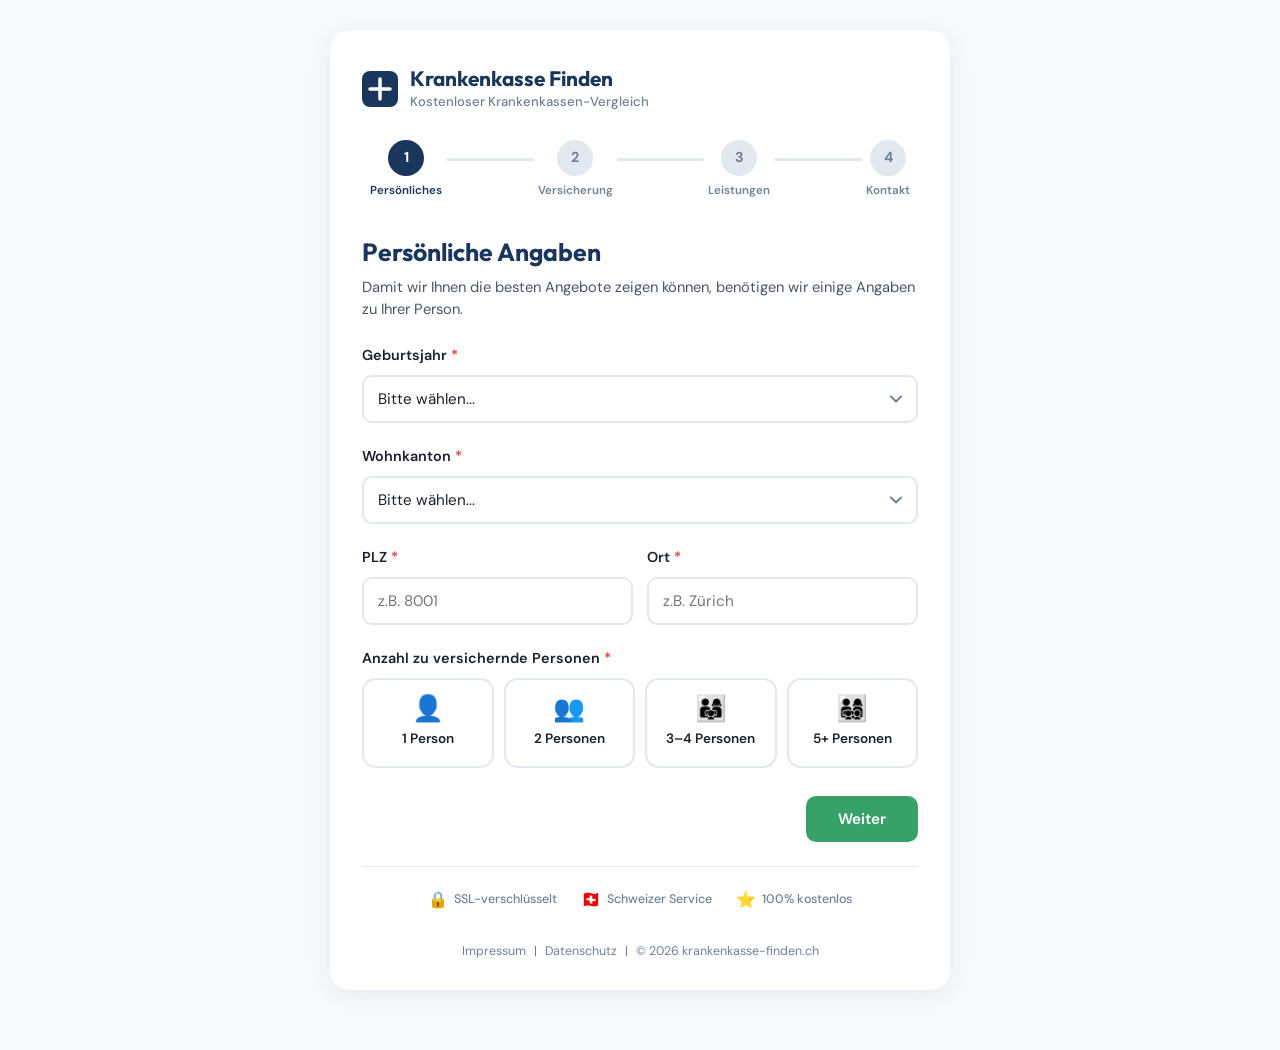
<file: index.html>
<!DOCTYPE html>
<html lang="de">
<head>
  <meta charset="UTF-8">
  <meta name="viewport" content="width=device-width, initial-scale=1.0">
  <title>Krankenkasse Finden — Kostenloser Krankenkassen-Vergleich Schweiz</title>
  <meta name="description" content="Vergleichen Sie Schweizer Krankenkassen kostenlos und unverbindlich. Finden Sie die beste und günstigste Krankenversicherung für Ihre Bedürfnisse.">
  <meta name="keywords" content="Krankenkasse, Vergleich, Schweiz, Krankenversicherung, Prämien, Grundversicherung, Zusatzversicherung">
  <meta property="og:title" content="Krankenkasse Finden — Kostenloser Vergleich Schweiz">
  <meta property="og:description" content="Jetzt Krankenkassen vergleichen und sparen. Kostenlos & unverbindlich.">
  <meta property="og:type" content="website">
  <meta property="og:url" content="https://krankenkasse-finden.ch/">
  <link rel="canonical" href="https://krankenkasse-finden.ch/">
  <link rel="preconnect" href="https://fonts.googleapis.com">
  <link rel="preconnect" href="https://fonts.gstatic.com" crossorigin>
  <link href="https://fonts.googleapis.com/css2?family=DM+Sans:wght@400;500;600;700&family=Outfit:wght@500;600;700&display=swap" rel="stylesheet">
  <link rel="stylesheet" href="css/style.css">
  <script type="application/ld+json">
  {
    "@context": "https://schema.org",
    "@type": "WebApplication",
    "name": "Krankenkasse Finden",
    "url": "https://krankenkasse-finden.ch",
    "description": "Kostenloser Krankenkassen-Vergleich für die Schweiz",
    "applicationCategory": "FinanceApplication",
    "operatingSystem": "Web",
    "offers": {
      "@type": "Offer",
      "price": "0",
      "priceCurrency": "CHF",
      "description": "Kostenloser und unverbindlicher Krankenkassen-Vergleich"
    }
  }
  </script>
</head>
<body>
  <div class="form-container">
    <!-- Header -->
    <div class="form-header">
      <div class="logo">
        <svg width="36" height="36" viewBox="0 0 36 36" fill="none">
          <rect width="36" height="36" rx="8" fill="#1a365d"/>
          <path d="M18 8 L18 28 M8 18 L28 18" stroke="#fff" stroke-width="3.5" stroke-linecap="round"/>
        </svg>
        <div class="logo-text">
          <span class="logo-title">Krankenkasse Finden</span>
          <span class="logo-subtitle">Kostenloser Krankenkassen-Vergleich</span>
        </div>
      </div>
    </div>

    <!-- Progress Bar -->
    <div class="progress-bar">
      <div class="step active" data-step="1">
        <div class="step-circle">1</div>
        <span class="step-label">Persönliches</span>
      </div>
      <div class="step-line"></div>
      <div class="step" data-step="2">
        <div class="step-circle">2</div>
        <span class="step-label">Versicherung</span>
      </div>
      <div class="step-line"></div>
      <div class="step" data-step="3">
        <div class="step-circle">3</div>
        <span class="step-label">Leistungen</span>
      </div>
      <div class="step-line"></div>
      <div class="step" data-step="4">
        <div class="step-circle">4</div>
        <span class="step-label">Kontakt</span>
      </div>
    </div>

    <!-- Form -->
    <form id="krankenkasseForm" novalidate>

      <!-- Step 1: Persönliche Angaben -->
      <div class="form-step active" data-step="1">
        <h2>Persönliche Angaben</h2>
        <p class="step-description">Damit wir Ihnen die besten Angebote zeigen können, benötigen wir einige Angaben zu Ihrer Person.</p>

        <div class="form-group">
          <label for="geburtsjahr">Geburtsjahr <span class="required">*</span></label>
          <select id="geburtsjahr" name="geburtsjahr" required>
            <option value="">Bitte wählen...</option>
          </select>
        </div>

        <div class="form-group">
          <label for="wohnkanton">Wohnkanton <span class="required">*</span></label>
          <select id="wohnkanton" name="wohnkanton" required>
            <option value="">Bitte wählen...</option>
            <option value="AG">Aargau</option>
            <option value="AI">Appenzell Innerrhoden</option>
            <option value="AR">Appenzell Ausserrhoden</option>
            <option value="BE">Bern</option>
            <option value="BL">Basel-Landschaft</option>
            <option value="BS">Basel-Stadt</option>
            <option value="FR">Freiburg</option>
            <option value="GE">Genf</option>
            <option value="GL">Glarus</option>
            <option value="GR">Graubünden</option>
            <option value="JU">Jura</option>
            <option value="LU">Luzern</option>
            <option value="NE">Neuenburg</option>
            <option value="NW">Nidwalden</option>
            <option value="OW">Obwalden</option>
            <option value="SG">St. Gallen</option>
            <option value="SH">Schaffhausen</option>
            <option value="SO">Solothurn</option>
            <option value="SZ">Schwyz</option>
            <option value="TG">Thurgau</option>
            <option value="TI">Tessin</option>
            <option value="UR">Uri</option>
            <option value="VD">Waadt</option>
            <option value="VS">Wallis</option>
            <option value="ZG">Zug</option>
            <option value="ZH">Zürich</option>
          </select>
        </div>

        <div class="form-row">
          <div class="form-group half">
            <label for="plz">PLZ <span class="required">*</span></label>
            <input type="text" id="plz" name="plz" placeholder="z.B. 8001" maxlength="4" pattern="[0-9]{4}" required>
          </div>
          <div class="form-group half">
            <label for="ort">Ort <span class="required">*</span></label>
            <input type="text" id="ort" name="ort" placeholder="z.B. Zürich" required>
          </div>
        </div>

        <div class="form-group">
          <label>Anzahl zu versichernde Personen <span class="required">*</span></label>
          <div class="card-select personen-select">
            <div class="card-option" data-value="1">
              <span class="card-icon">👤</span>
              <span class="card-label">1 Person</span>
            </div>
            <div class="card-option" data-value="2">
              <span class="card-icon">👥</span>
              <span class="card-label">2 Personen</span>
            </div>
            <div class="card-option" data-value="3-4">
              <span class="card-icon">👨‍👩‍👧</span>
              <span class="card-label">3–4 Personen</span>
            </div>
            <div class="card-option" data-value="5+">
              <span class="card-icon">👨‍👩‍👧‍👦</span>
              <span class="card-label">5+ Personen</span>
            </div>
          </div>
          <input type="hidden" id="anzahlPersonen" name="anzahl_personen" required>
        </div>
      </div>

      <!-- Step 2: Aktuelle Versicherung -->
      <div class="form-step" data-step="2">
        <h2>Aktuelle Versicherung</h2>
        <p class="step-description">Teilen Sie uns Ihre aktuelle Versicherungssituation mit, damit wir passende Alternativen finden.</p>

        <div class="form-group">
          <label for="aktuelleKasse">Aktuelle Krankenkasse <span class="required">*</span></label>
          <select id="aktuelleKasse" name="aktuelle_krankenkasse" required>
            <option value="">Bitte wählen...</option>
            <option value="Agrisano">Agrisano</option>
            <option value="Aquilana">Aquilana</option>
            <option value="Assura">Assura</option>
            <option value="Atupri">Atupri</option>
            <option value="Avenir">Avenir</option>
            <option value="Birchmeier">Birchmeier</option>
            <option value="Compact">Compact</option>
            <option value="Concordia">Concordia</option>
            <option value="CSS">CSS</option>
            <option value="EGK">EGK</option>
            <option value="Einsiedler">Einsiedler</option>
            <option value="Galenos">Galenos</option>
            <option value="Glarner">Glarner</option>
            <option value="Groupe Mutuel">Groupe Mutuel</option>
            <option value="Helsana">Helsana</option>
            <option value="Innova">Innova</option>
            <option value="KLuG">KLuG</option>
            <option value="KPT">KPT</option>
            <option value="Luzerner Hinterland">Luzerner Hinterland</option>
            <option value="Metallbau">Metallbau</option>
            <option value="Mutuel Assurance">Mutuel Assurance</option>
            <option value="ÖKK">ÖKK</option>
            <option value="Progrès">Progrès</option>
            <option value="Provita">Provita</option>
            <option value="rhenusana">rhenusana</option>
            <option value="Sanitas">Sanitas</option>
            <option value="Simplon">Simplon</option>
            <option value="Steffisburg">Steffisburg</option>
            <option value="Stiftung Krankenkasse Wädenswil">Stiftung Wädenswil</option>
            <option value="Sumiswalder">Sumiswalder</option>
            <option value="Swica">Swica</option>
            <option value="Sympany">Sympany</option>
            <option value="Visana">Visana</option>
            <option value="Vita Surselva">Vita Surselva</option>
            <option value="Vivao Sympany">Vivao Sympany</option>
            <option value="Andere">Andere</option>
            <option value="Keine">Keine (Neuzuzug)</option>
          </select>
        </div>

        <div class="form-group">
          <label for="monatlichePraemie">Monatliche Prämie (CHF) <span class="optional">(optional)</span></label>
          <input type="number" id="monatlichePraemie" name="monatliche_praemie" placeholder="z.B. 350" min="0" max="2000" step="1">
        </div>

        <div class="form-group">
          <label>Aktuelle Franchise <span class="required">*</span></label>
          <div class="radio-group franchise-group">
            <label class="radio-option">
              <input type="radio" name="aktuelle_franchise" value="300" required>
              <span class="radio-label">CHF 300</span>
            </label>
            <label class="radio-option">
              <input type="radio" name="aktuelle_franchise" value="500">
              <span class="radio-label">CHF 500</span>
            </label>
            <label class="radio-option">
              <input type="radio" name="aktuelle_franchise" value="1000">
              <span class="radio-label">CHF 1'000</span>
            </label>
            <label class="radio-option">
              <input type="radio" name="aktuelle_franchise" value="1500">
              <span class="radio-label">CHF 1'500</span>
            </label>
            <label class="radio-option">
              <input type="radio" name="aktuelle_franchise" value="2000">
              <span class="radio-label">CHF 2'000</span>
            </label>
            <label class="radio-option">
              <input type="radio" name="aktuelle_franchise" value="2500">
              <span class="radio-label">CHF 2'500</span>
            </label>
          </div>
        </div>

        <div class="form-group">
          <label>Unfalldeckung eingeschlossen? <span class="required">*</span></label>
          <p class="field-hint">Arbeitnehmer mit 8+ Stunden/Woche sind über den Arbeitgeber versichert.</p>
          <div class="radio-group inline-radio">
            <label class="radio-option">
              <input type="radio" name="unfalldeckung" value="Ja" required>
              <span class="radio-label">Ja</span>
            </label>
            <label class="radio-option">
              <input type="radio" name="unfalldeckung" value="Nein">
              <span class="radio-label">Nein</span>
            </label>
            <label class="radio-option">
              <input type="radio" name="unfalldeckung" value="Unsicher">
              <span class="radio-label">Unsicher</span>
            </label>
          </div>
        </div>
      </div>

      <!-- Step 3: Gewünschte Leistungen -->
      <div class="form-step" data-step="3">
        <h2>Gewünschte Leistungen</h2>
        <p class="step-description">Wählen Sie Ihr bevorzugtes Versicherungsmodell und gewünschte Zusatzleistungen.</p>

        <div class="form-group">
          <label>Bevorzugtes Versicherungsmodell <span class="required">*</span></label>
          <div class="card-select modell-select">
            <div class="card-option" data-value="Standard">
              <span class="card-icon">
                <svg width="28" height="28" viewBox="0 0 28 28" fill="none"><circle cx="14" cy="14" r="12" stroke="currentColor" stroke-width="2"/><path d="M14 8v12M8 14h12" stroke="currentColor" stroke-width="2" stroke-linecap="round"/></svg>
              </span>
              <span class="card-label">Standard</span>
              <span class="card-desc">Freie Arztwahl</span>
            </div>
            <div class="card-option" data-value="Hausarzt">
              <span class="card-icon">
                <svg width="28" height="28" viewBox="0 0 28 28" fill="none"><path d="M14 3L2 13h3v12h7v-7h4v7h7V13h3L14 3z" stroke="currentColor" stroke-width="2" stroke-linejoin="round"/></svg>
              </span>
              <span class="card-label">Hausarzt</span>
              <span class="card-desc">Hausarzt als erste Anlaufstelle</span>
            </div>
            <div class="card-option" data-value="HMO">
              <span class="card-icon">
                <svg width="28" height="28" viewBox="0 0 28 28" fill="none"><rect x="4" y="6" width="20" height="16" rx="3" stroke="currentColor" stroke-width="2"/><circle cx="10" cy="14" r="2" fill="currentColor"/><circle cx="18" cy="14" r="2" fill="currentColor"/><circle cx="14" cy="10" r="2" fill="currentColor"/></svg>
              </span>
              <span class="card-label">HMO</span>
              <span class="card-desc">Gruppenpraxis / Netzwerk</span>
            </div>
            <div class="card-option" data-value="Telmed">
              <span class="card-icon">
                <svg width="28" height="28" viewBox="0 0 28 28" fill="none"><rect x="6" y="2" width="16" height="24" rx="3" stroke="currentColor" stroke-width="2"/><circle cx="14" cy="20" r="1.5" fill="currentColor"/><line x1="10" y1="6" x2="18" y2="6" stroke="currentColor" stroke-width="2" stroke-linecap="round"/></svg>
              </span>
              <span class="card-label">Telmed</span>
              <span class="card-desc">Telefonische Erstberatung</span>
            </div>
          </div>
          <input type="hidden" id="versicherungsmodell" name="versicherungsmodell" required>
        </div>

        <div class="form-group">
          <label>Gewünschte Franchise <span class="required">*</span></label>
          <div class="radio-group franchise-group">
            <label class="radio-option">
              <input type="radio" name="gewuenschte_franchise" value="300" required>
              <span class="radio-label">CHF 300</span>
            </label>
            <label class="radio-option">
              <input type="radio" name="gewuenschte_franchise" value="500">
              <span class="radio-label">CHF 500</span>
            </label>
            <label class="radio-option">
              <input type="radio" name="gewuenschte_franchise" value="1000">
              <span class="radio-label">CHF 1'000</span>
            </label>
            <label class="radio-option">
              <input type="radio" name="gewuenschte_franchise" value="1500">
              <span class="radio-label">CHF 1'500</span>
            </label>
            <label class="radio-option">
              <input type="radio" name="gewuenschte_franchise" value="2000">
              <span class="radio-label">CHF 2'000</span>
            </label>
            <label class="radio-option">
              <input type="radio" name="gewuenschte_franchise" value="2500">
              <span class="radio-label">CHF 2'500</span>
            </label>
          </div>
        </div>

        <div class="form-group">
          <label>Zusatzversicherung gewünscht? <span class="optional">(optional, Mehrfachauswahl)</span></label>
          <div class="checkbox-group zusatz-group">
            <label class="checkbox-option">
              <input type="checkbox" name="zusatzversicherung" value="Spital (halbprivat/privat)">
              <span class="checkbox-icon">🏥</span>
              <span class="checkbox-label">Spital halbprivat / privat</span>
            </label>
            <label class="checkbox-option">
              <input type="checkbox" name="zusatzversicherung" value="Alternativmedizin">
              <span class="checkbox-icon">🌿</span>
              <span class="checkbox-label">Alternativmedizin</span>
            </label>
            <label class="checkbox-option">
              <input type="checkbox" name="zusatzversicherung" value="Zahnversicherung">
              <span class="checkbox-icon">🦷</span>
              <span class="checkbox-label">Zahnversicherung</span>
            </label>
            <label class="checkbox-option">
              <input type="checkbox" name="zusatzversicherung" value="Auslandsdeckung">
              <span class="checkbox-icon">✈️</span>
              <span class="checkbox-label">Auslandsdeckung</span>
            </label>
            <label class="checkbox-option">
              <input type="checkbox" name="zusatzversicherung" value="Brillen & Kontaktlinsen">
              <span class="checkbox-icon">👓</span>
              <span class="checkbox-label">Brillen & Kontaktlinsen</span>
            </label>
            <label class="checkbox-option">
              <input type="checkbox" name="zusatzversicherung" value="Fitness & Prävention">
              <span class="checkbox-icon">💪</span>
              <span class="checkbox-label">Fitness & Prävention</span>
            </label>
          </div>
        </div>
      </div>

      <!-- Step 4: Kontaktdaten -->
      <div class="form-step" data-step="4">
        <h2>Kontaktdaten</h2>
        <p class="step-description">Fast geschafft! Hinterlassen Sie Ihre Kontaktdaten und wir senden Ihnen die besten Angebote.</p>

        <div class="form-row">
          <div class="form-group half">
            <label for="vorname">Vorname <span class="required">*</span></label>
            <input type="text" id="vorname" name="vorname" placeholder="Max" required>
          </div>
          <div class="form-group half">
            <label for="nachname">Nachname <span class="required">*</span></label>
            <input type="text" id="nachname" name="nachname" placeholder="Muster" required>
          </div>
        </div>

        <div class="form-group">
          <label for="email">E-Mail <span class="required">*</span></label>
          <input type="email" id="email" name="email" placeholder="max.muster@beispiel.ch" required>
        </div>

        <div class="form-group">
          <label for="telefon">Telefonnummer <span class="required">*</span></label>
          <input type="tel" id="telefon" name="telefon" placeholder="079 123 45 67" required>
        </div>

        <div class="form-group">
          <label>Bevorzugte Kontaktart <span class="required">*</span></label>
          <div class="card-select kontakt-select">
            <div class="card-option" data-value="Telefon">
              <span class="card-icon">📞</span>
              <span class="card-label">Telefon</span>
            </div>
            <div class="card-option" data-value="Video">
              <span class="card-icon">📹</span>
              <span class="card-label">Video</span>
            </div>
            <div class="card-option" data-value="E-Mail">
              <span class="card-icon">📧</span>
              <span class="card-label">E-Mail</span>
            </div>
          </div>
          <input type="hidden" id="kontaktart" name="bevorzugte_kontaktart" required>
        </div>

        <div class="form-group">
          <label for="bemerkungen">Bemerkungen <span class="optional">(optional)</span></label>
          <textarea id="bemerkungen" name="bemerkungen" rows="3" placeholder="Haben Sie besondere Wünsche oder Fragen?"></textarea>
        </div>

        <div class="form-group consent-group">
          <label class="checkbox-option consent-checkbox">
            <input type="checkbox" id="consent" name="einwilligung" required>
            <span class="checkbox-label">Ich bin damit einverstanden, dass meine Daten zur Bearbeitung meiner Anfrage verwendet werden. <a href="datenschutz.html" target="_blank">Datenschutzerklärung</a></span>
          </label>
        </div>
      </div>

      <!-- Success Screen -->
      <div class="form-step success-screen" data-step="success">
        <div class="success-icon">
          <svg width="80" height="80" viewBox="0 0 80 80" fill="none">
            <circle cx="40" cy="40" r="38" stroke="#38a169" stroke-width="3"/>
            <path d="M24 42l10 10 22-24" stroke="#38a169" stroke-width="4" stroke-linecap="round" stroke-linejoin="round"/>
          </svg>
        </div>
        <h2>Vielen Dank!</h2>
        <p class="success-text">Ihre Anfrage wurde erfolgreich gesendet. Wir vergleichen jetzt die besten Krankenkassen-Angebote für Sie und melden uns innerhalb von 24 Stunden.</p>
        <div class="success-info">
          <div class="info-item">
            <span class="info-icon">✓</span>
            <span>Kostenlos & unverbindlich</span>
          </div>
          <div class="info-item">
            <span class="info-icon">✓</span>
            <span>Bis zu 60% Prämien sparen</span>
          </div>
          <div class="info-item">
            <span class="info-icon">✓</span>
            <span>Persönliche Beratung</span>
          </div>
        </div>
      </div>

      <!-- Navigation Buttons -->
      <div class="form-nav" id="formNav">
        <button type="button" class="btn btn-back" id="btnBack" style="display:none;">Zurück</button>
        <button type="button" class="btn btn-next" id="btnNext">Weiter</button>
        <button type="submit" class="btn btn-submit" id="btnSubmit" style="display:none;">
          <span class="btn-text">Vergleich anfordern</span>
          <span class="btn-loading" style="display:none;">
            <svg class="spinner" width="20" height="20" viewBox="0 0 20 20"><circle cx="10" cy="10" r="8" stroke="white" stroke-width="2.5" fill="none" stroke-dasharray="40" stroke-dashoffset="10"/></svg>
            Wird gesendet...
          </span>
        </button>
      </div>
    </form>

    <!-- Trust Badges -->
    <div class="trust-badges">
      <div class="badge">
        <span class="badge-icon">🔒</span>
        <span>SSL-verschlüsselt</span>
      </div>
      <div class="badge">
        <span class="badge-icon">🇨🇭</span>
        <span>Schweizer Service</span>
      </div>
      <div class="badge">
        <span class="badge-icon">⭐</span>
        <span>100% kostenlos</span>
      </div>
    </div>

    <!-- Footer -->
    <div class="form-footer">
      <a href="impressum.html">Impressum</a>
      <span>|</span>
      <a href="datenschutz.html">Datenschutz</a>
      <span>|</span>
      <span>&copy; 2026 krankenkasse-finden.ch</span>
    </div>
  </div>

  <script src="js/main.js"></script>
</body>
</html>
</file>
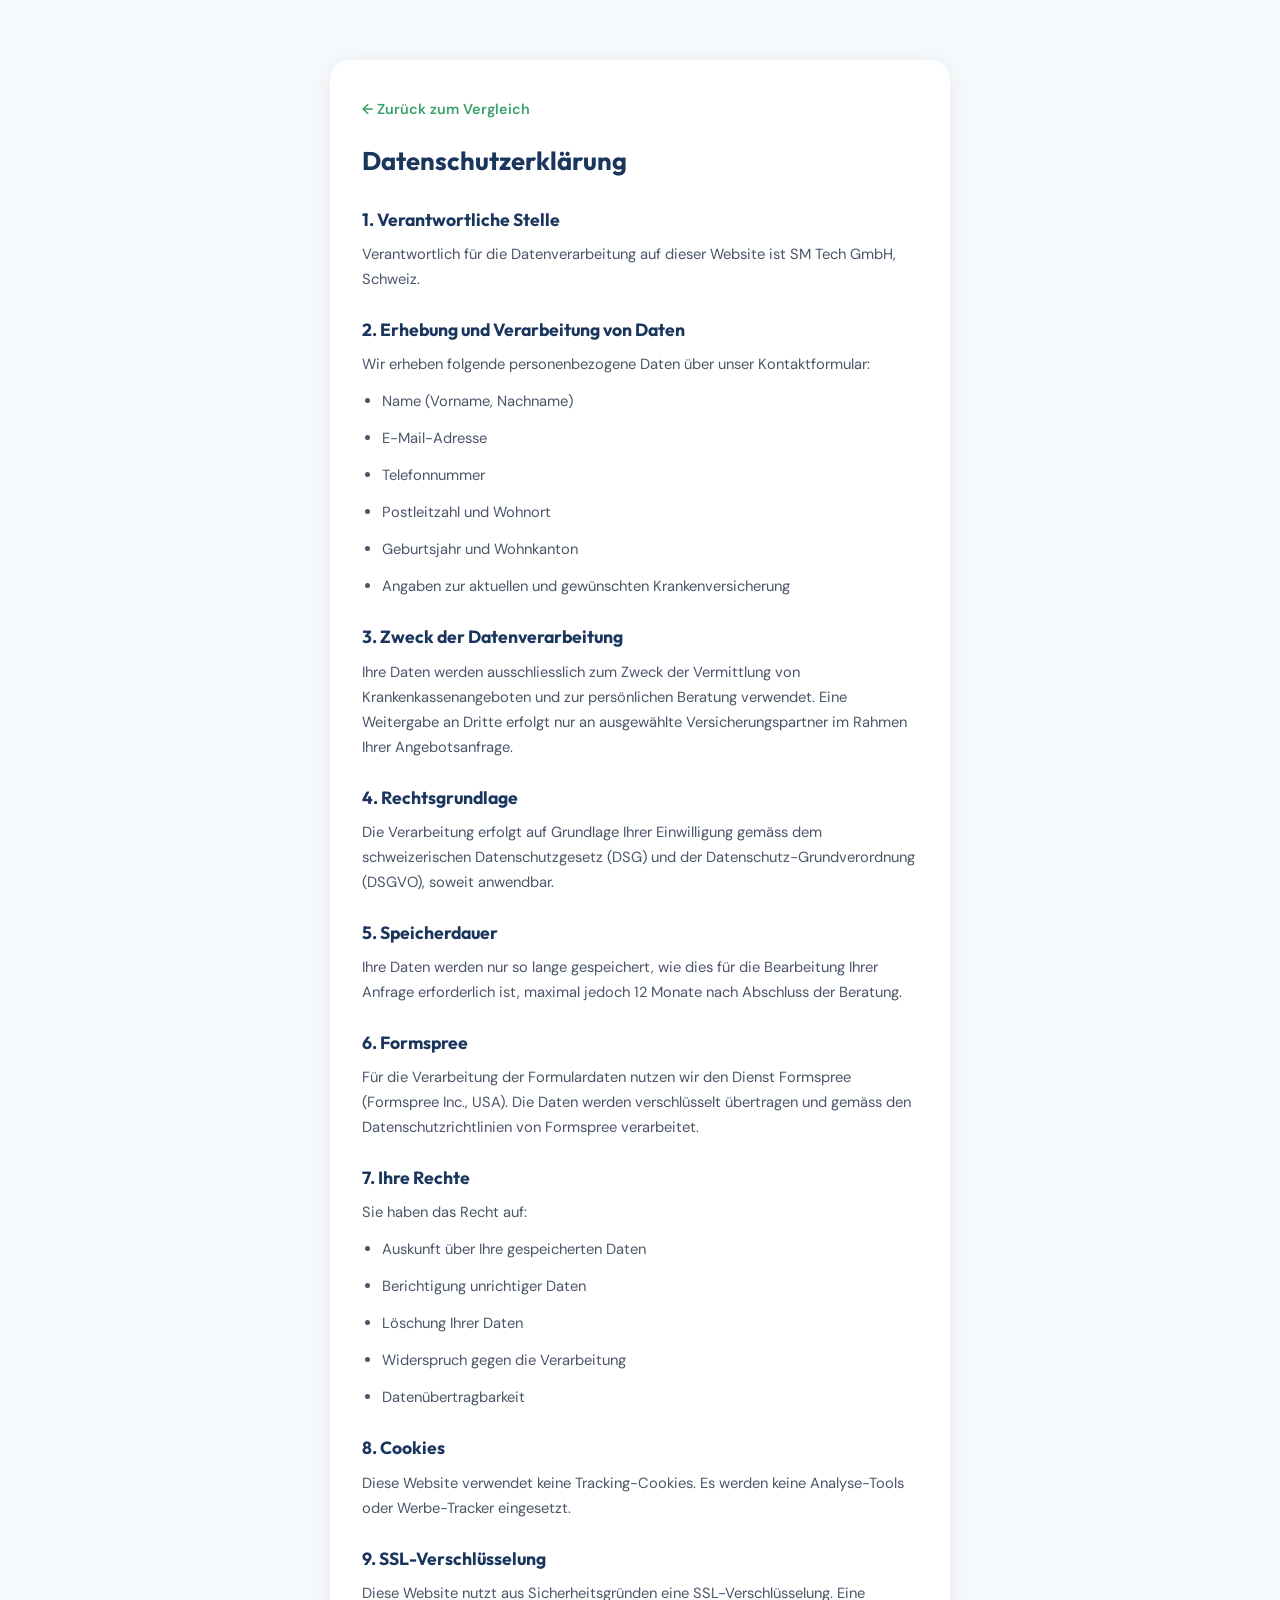
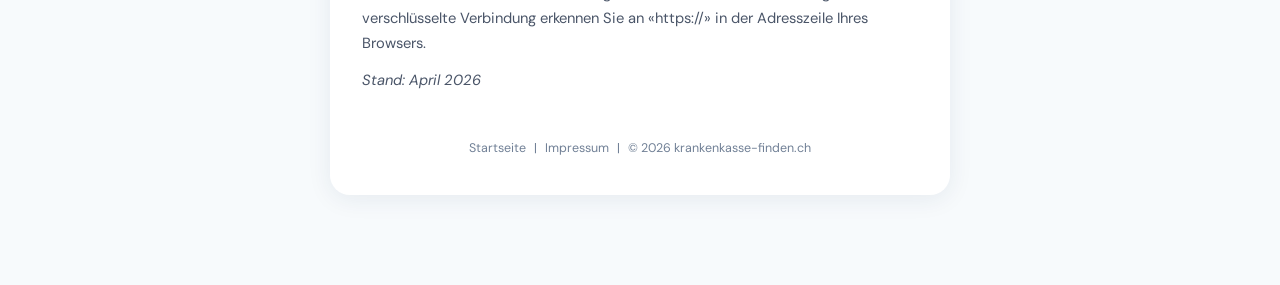
<file: datenschutz.html>
<!DOCTYPE html>
<html lang="de">
<head>
  <meta charset="UTF-8">
  <meta name="viewport" content="width=device-width, initial-scale=1.0">
  <title>Datenschutzerklärung — Krankenkasse Finden</title>
  <meta name="robots" content="noindex, nofollow">
  <link rel="preconnect" href="https://fonts.googleapis.com">
  <link rel="preconnect" href="https://fonts.gstatic.com" crossorigin>
  <link href="https://fonts.googleapis.com/css2?family=DM+Sans:wght@400;500;600;700&family=Outfit:wght@500;600;700&display=swap" rel="stylesheet">
  <link rel="stylesheet" href="css/style.css">
  <style>
    .legal-page { max-width: 620px; margin: 30px auto; padding: 36px 32px; background: #fff; border-radius: 20px; box-shadow: 0 4px 24px rgba(26,54,93,0.08); }
    .legal-page h1 { font-family: 'Outfit', sans-serif; font-size: 1.6rem; color: #1a365d; margin-bottom: 20px; }
    .legal-page h2 { font-size: 1.1rem; margin-top: 24px; margin-bottom: 8px; }
    .legal-page p, .legal-page li { font-size: 0.92rem; color: #4a5568; line-height: 1.7; margin-bottom: 12px; }
    .legal-page ul { padding-left: 20px; margin-bottom: 16px; }
    .legal-back { display: inline-flex; align-items: center; gap: 6px; color: #38a169; font-weight: 600; text-decoration: none; font-size: 0.9rem; margin-bottom: 20px; }
    .legal-back:hover { text-decoration: underline; }
  </style>
</head>
<body>
  <div class="legal-page">
    <a href="index.html" class="legal-back">← Zurück zum Vergleich</a>
    <h1>Datenschutzerklärung</h1>

    <h2>1. Verantwortliche Stelle</h2>
    <p>Verantwortlich für die Datenverarbeitung auf dieser Website ist SM Tech GmbH, Schweiz.</p>

    <h2>2. Erhebung und Verarbeitung von Daten</h2>
    <p>Wir erheben folgende personenbezogene Daten über unser Kontaktformular:</p>
    <ul>
      <li>Name (Vorname, Nachname)</li>
      <li>E-Mail-Adresse</li>
      <li>Telefonnummer</li>
      <li>Postleitzahl und Wohnort</li>
      <li>Geburtsjahr und Wohnkanton</li>
      <li>Angaben zur aktuellen und gewünschten Krankenversicherung</li>
    </ul>

    <h2>3. Zweck der Datenverarbeitung</h2>
    <p>Ihre Daten werden ausschliesslich zum Zweck der Vermittlung von Krankenkassenangeboten und zur persönlichen Beratung verwendet. Eine Weitergabe an Dritte erfolgt nur an ausgewählte Versicherungspartner im Rahmen Ihrer Angebotsanfrage.</p>

    <h2>4. Rechtsgrundlage</h2>
    <p>Die Verarbeitung erfolgt auf Grundlage Ihrer Einwilligung gemäss dem schweizerischen Datenschutzgesetz (DSG) und der Datenschutz-Grundverordnung (DSGVO), soweit anwendbar.</p>

    <h2>5. Speicherdauer</h2>
    <p>Ihre Daten werden nur so lange gespeichert, wie dies für die Bearbeitung Ihrer Anfrage erforderlich ist, maximal jedoch 12 Monate nach Abschluss der Beratung.</p>

    <h2>6. Formspree</h2>
    <p>Für die Verarbeitung der Formulardaten nutzen wir den Dienst Formspree (Formspree Inc., USA). Die Daten werden verschlüsselt übertragen und gemäss den Datenschutzrichtlinien von Formspree verarbeitet.</p>

    <h2>7. Ihre Rechte</h2>
    <p>Sie haben das Recht auf:</p>
    <ul>
      <li>Auskunft über Ihre gespeicherten Daten</li>
      <li>Berichtigung unrichtiger Daten</li>
      <li>Löschung Ihrer Daten</li>
      <li>Widerspruch gegen die Verarbeitung</li>
      <li>Datenübertragbarkeit</li>
    </ul>

    <h2>8. Cookies</h2>
    <p>Diese Website verwendet keine Tracking-Cookies. Es werden keine Analyse-Tools oder Werbe-Tracker eingesetzt.</p>

    <h2>9. SSL-Verschlüsselung</h2>
    <p>Diese Website nutzt aus Sicherheitsgründen eine SSL-Verschlüsselung. Eine verschlüsselte Verbindung erkennen Sie an «https://» in der Adresszeile Ihres Browsers.</p>

    <p><em>Stand: April 2026</em></p>

    <div class="form-footer" style="margin-top:32px;">
      <a href="index.html">Startseite</a>
      <span>|</span>
      <a href="impressum.html">Impressum</a>
      <span>|</span>
      <span>&copy; 2026 krankenkasse-finden.ch</span>
    </div>
  </div>
</body>
</html>
</file>
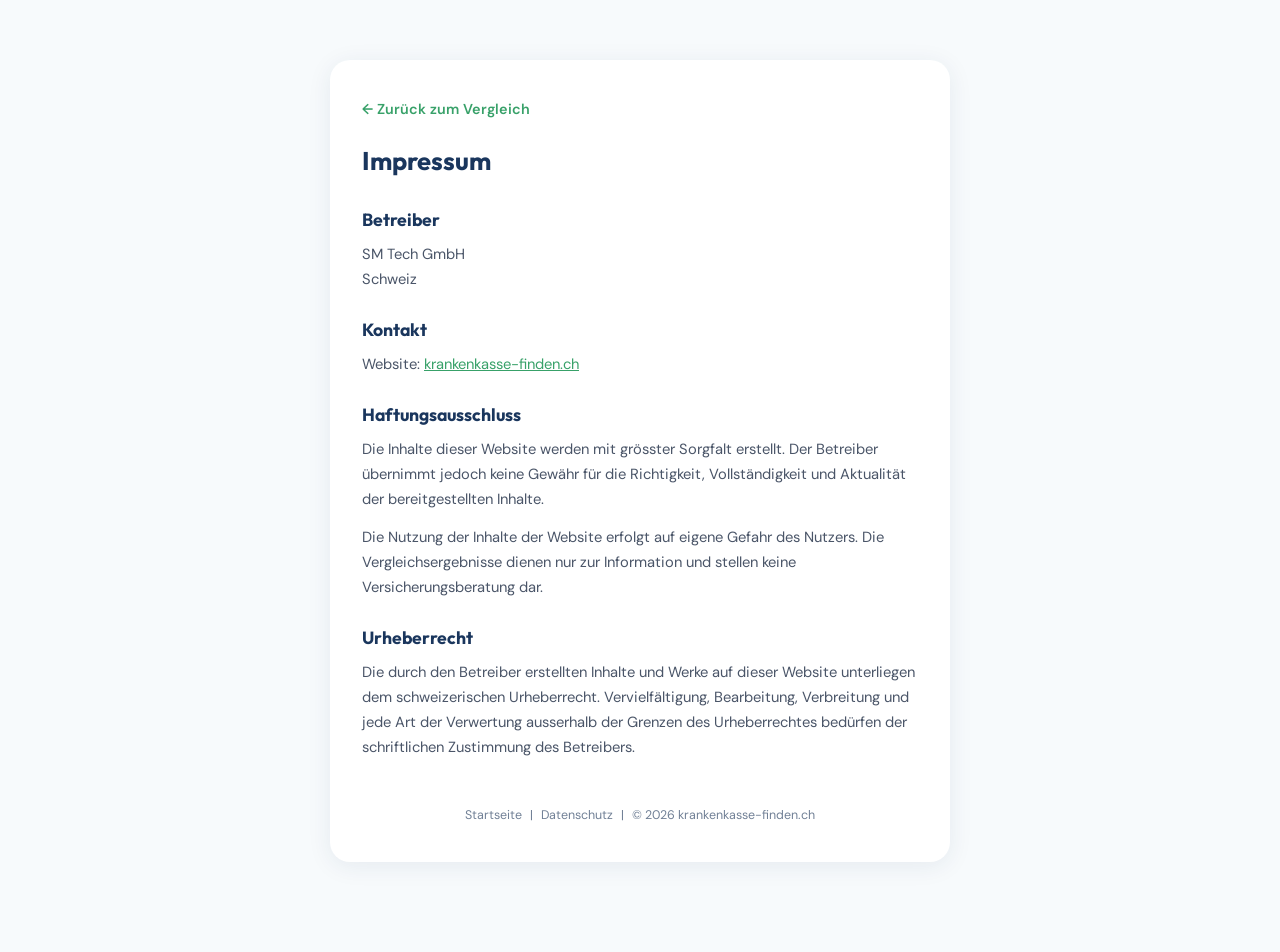
<file: impressum.html>
<!DOCTYPE html>
<html lang="de">
<head>
  <meta charset="UTF-8">
  <meta name="viewport" content="width=device-width, initial-scale=1.0">
  <title>Impressum — Krankenkasse Finden</title>
  <meta name="robots" content="noindex, nofollow">
  <link rel="preconnect" href="https://fonts.googleapis.com">
  <link rel="preconnect" href="https://fonts.gstatic.com" crossorigin>
  <link href="https://fonts.googleapis.com/css2?family=DM+Sans:wght@400;500;600;700&family=Outfit:wght@500;600;700&display=swap" rel="stylesheet">
  <link rel="stylesheet" href="css/style.css">
  <style>
    .legal-page { max-width: 620px; margin: 30px auto; padding: 36px 32px; background: #fff; border-radius: 20px; box-shadow: 0 4px 24px rgba(26,54,93,0.08); }
    .legal-page h1 { font-family: 'Outfit', sans-serif; font-size: 1.6rem; color: #1a365d; margin-bottom: 20px; }
    .legal-page h2 { font-size: 1.1rem; margin-top: 24px; margin-bottom: 8px; }
    .legal-page p { font-size: 0.92rem; color: #4a5568; line-height: 1.7; margin-bottom: 12px; }
    .legal-back { display: inline-flex; align-items: center; gap: 6px; color: #38a169; font-weight: 600; text-decoration: none; font-size: 0.9rem; margin-bottom: 20px; }
    .legal-back:hover { text-decoration: underline; }
  </style>
</head>
<body>
  <div class="legal-page">
    <a href="index.html" class="legal-back">← Zurück zum Vergleich</a>
    <h1>Impressum</h1>

    <h2>Betreiber</h2>
    <p>
      SM Tech GmbH<br>
      Schweiz
    </p>

    <h2>Kontakt</h2>
    <p>
      Website: <a href="https://krankenkasse-finden.ch" style="color:#38a169;">krankenkasse-finden.ch</a>
    </p>

    <h2>Haftungsausschluss</h2>
    <p>Die Inhalte dieser Website werden mit grösster Sorgfalt erstellt. Der Betreiber übernimmt jedoch keine Gewähr für die Richtigkeit, Vollständigkeit und Aktualität der bereitgestellten Inhalte.</p>

    <p>Die Nutzung der Inhalte der Website erfolgt auf eigene Gefahr des Nutzers. Die Vergleichsergebnisse dienen nur zur Information und stellen keine Versicherungsberatung dar.</p>

    <h2>Urheberrecht</h2>
    <p>Die durch den Betreiber erstellten Inhalte und Werke auf dieser Website unterliegen dem schweizerischen Urheberrecht. Vervielfältigung, Bearbeitung, Verbreitung und jede Art der Verwertung ausserhalb der Grenzen des Urheberrechtes bedürfen der schriftlichen Zustimmung des Betreibers.</p>

    <div class="form-footer" style="margin-top:32px;">
      <a href="index.html">Startseite</a>
      <span>|</span>
      <a href="datenschutz.html">Datenschutz</a>
      <span>|</span>
      <span>&copy; 2026 krankenkasse-finden.ch</span>
    </div>
  </div>
</body>
</html>
</file>
<file: css/style.css>
/* === Variables === */
:root {
  --primary: #1a365d;
  --primary-light: #2a4a7f;
  --accent: #38a169;
  --accent-light: #48bb78;
  --accent-dark: #2f855a;
  --red: #e53e3e;
  --bg: #f7fafc;
  --card-bg: #ffffff;
  --text: #1a202c;
  --text-secondary: #4a5568;
  --text-light: #718096;
  --border: #e2e8f0;
  --border-focus: #38a169;
  --radius: 14px;
  --radius-sm: 10px;
  --shadow: 0 4px 24px rgba(26, 54, 93, 0.08);
  --shadow-hover: 0 8px 32px rgba(26, 54, 93, 0.12);
  --transition: 0.25s ease;
}

/* === Reset & Base === */
*, *::before, *::after {
  box-sizing: border-box;
  margin: 0;
  padding: 0;
}

body {
  font-family: 'DM Sans', -apple-system, BlinkMacSystemFont, sans-serif;
  background: var(--bg);
  color: var(--text);
  line-height: 1.6;
  min-height: 100vh;
  display: flex;
  justify-content: center;
  align-items: flex-start;
  padding: 30px 16px 60px;
}

h2 {
  font-family: 'Outfit', sans-serif;
  font-weight: 700;
  font-size: 1.55rem;
  color: var(--primary);
  margin-bottom: 4px;
}

/* === Form Container === */
.form-container {
  width: 100%;
  max-width: 620px;
  background: var(--card-bg);
  border-radius: 20px;
  box-shadow: var(--shadow);
  padding: 36px 32px 28px;
  position: relative;
}

/* === Header === */
.form-header {
  margin-bottom: 28px;
}

.logo {
  display: flex;
  align-items: center;
  gap: 12px;
}

.logo-text {
  display: flex;
  flex-direction: column;
}

.logo-title {
  font-family: 'Outfit', sans-serif;
  font-weight: 700;
  font-size: 1.3rem;
  color: var(--primary);
  line-height: 1.2;
}

.logo-subtitle {
  font-size: 0.82rem;
  color: var(--text-light);
  font-weight: 500;
}

/* === Progress Bar === */
.progress-bar {
  display: flex;
  align-items: center;
  justify-content: center;
  gap: 0;
  margin-bottom: 32px;
  padding: 0 8px;
}

.step {
  display: flex;
  flex-direction: column;
  align-items: center;
  gap: 6px;
  position: relative;
  z-index: 1;
}

.step-circle {
  width: 36px;
  height: 36px;
  border-radius: 50%;
  display: flex;
  align-items: center;
  justify-content: center;
  font-weight: 700;
  font-size: 0.9rem;
  background: var(--border);
  color: var(--text-light);
  transition: var(--transition);
  border: 2px solid transparent;
}

.step.active .step-circle {
  background: var(--primary);
  color: #fff;
  border-color: var(--primary);
}

.step.completed .step-circle {
  background: var(--accent);
  color: #fff;
  border-color: var(--accent);
}

.step-label {
  font-size: 0.72rem;
  font-weight: 600;
  color: var(--text-light);
  text-align: center;
  transition: var(--transition);
  white-space: nowrap;
}

.step.active .step-label,
.step.completed .step-label {
  color: var(--primary);
}

.step-line {
  flex: 1;
  height: 3px;
  background: var(--border);
  margin: 0 4px;
  margin-bottom: 22px;
  border-radius: 2px;
  transition: var(--transition);
  min-width: 30px;
}

.step-line.active {
  background: var(--accent);
}

/* === Form Steps === */
.form-step {
  display: none;
  animation: slideUp 0.4s ease;
}

.form-step.active {
  display: block;
}

@keyframes slideUp {
  from {
    opacity: 0;
    transform: translateY(16px);
  }
  to {
    opacity: 1;
    transform: translateY(0);
  }
}

.step-description {
  color: var(--text-secondary);
  font-size: 0.92rem;
  margin-bottom: 24px;
  line-height: 1.5;
}

/* === Form Groups === */
.form-group {
  margin-bottom: 22px;
}

.form-group label {
  display: block;
  font-weight: 600;
  font-size: 0.9rem;
  color: var(--text);
  margin-bottom: 8px;
}

.required {
  color: var(--red);
}

.optional {
  color: var(--text-light);
  font-weight: 400;
  font-size: 0.82rem;
}

.field-hint {
  font-size: 0.8rem;
  color: var(--text-light);
  margin-bottom: 10px;
  line-height: 1.4;
}

.form-row {
  display: flex;
  gap: 14px;
}

.form-group.half {
  flex: 1;
}

/* === Inputs === */
input[type="text"],
input[type="email"],
input[type="tel"],
input[type="number"],
select,
textarea {
  width: 100%;
  padding: 12px 14px;
  border: 2px solid var(--border);
  border-radius: var(--radius-sm);
  font-family: 'DM Sans', sans-serif;
  font-size: 0.95rem;
  color: var(--text);
  background: #fff;
  transition: var(--transition);
  outline: none;
}

input:focus,
select:focus,
textarea:focus {
  border-color: var(--border-focus);
  box-shadow: 0 0 0 3px rgba(56, 161, 105, 0.12);
}

input.invalid,
select.invalid,
.card-select.invalid,
.radio-group.invalid {
  border-color: var(--red);
  box-shadow: 0 0 0 3px rgba(229, 62, 62, 0.1);
  animation: shake 0.35s ease;
}

@keyframes shake {
  0%, 100% { transform: translateX(0); }
  20% { transform: translateX(-5px); }
  40% { transform: translateX(5px); }
  60% { transform: translateX(-3px); }
  80% { transform: translateX(3px); }
}

textarea {
  resize: vertical;
  min-height: 70px;
}

select {
  cursor: pointer;
  appearance: none;
  background-image: url("data:image/svg+xml,%3Csvg width='12' height='8' viewBox='0 0 12 8' fill='none' xmlns='http://www.w3.org/2000/svg'%3E%3Cpath d='M1 1.5L6 6.5L11 1.5' stroke='%23718096' stroke-width='2' stroke-linecap='round' stroke-linejoin='round'/%3E%3C/svg%3E");
  background-repeat: no-repeat;
  background-position: right 14px center;
  padding-right: 36px;
}

/* === Card Select === */
.card-select {
  display: grid;
  grid-template-columns: repeat(auto-fit, minmax(120px, 1fr));
  gap: 10px;
}

.card-option {
  display: flex;
  flex-direction: column;
  align-items: center;
  gap: 6px;
  padding: 16px 10px;
  border: 2px solid var(--border);
  border-radius: var(--radius);
  cursor: pointer;
  transition: var(--transition);
  text-align: center;
  background: #fff;
}

.card-option:hover {
  border-color: var(--primary-light);
  box-shadow: var(--shadow);
}

.card-option.selected {
  border-color: var(--accent);
  background: rgba(56, 161, 105, 0.05);
  box-shadow: 0 0 0 3px rgba(56, 161, 105, 0.12);
}

.card-icon {
  font-size: 1.6rem;
  line-height: 1;
  color: var(--primary);
}

.card-label {
  font-weight: 600;
  font-size: 0.85rem;
  color: var(--text);
}

.card-desc {
  font-size: 0.72rem;
  color: var(--text-light);
  line-height: 1.3;
}

.modell-select {
  grid-template-columns: repeat(2, 1fr);
}

.personen-select {
  grid-template-columns: repeat(4, 1fr);
}

.kontakt-select {
  grid-template-columns: repeat(3, 1fr);
}

/* === Radio Group === */
.radio-group {
  display: flex;
  flex-wrap: wrap;
  gap: 8px;
}

.franchise-group {
  display: grid;
  grid-template-columns: repeat(3, 1fr);
  gap: 8px;
}

.radio-option {
  position: relative;
  cursor: pointer;
}

.radio-option input[type="radio"] {
  position: absolute;
  opacity: 0;
  width: 0;
  height: 0;
}

.radio-label {
  display: block;
  padding: 10px 16px;
  border: 2px solid var(--border);
  border-radius: var(--radius-sm);
  font-size: 0.88rem;
  font-weight: 500;
  text-align: center;
  transition: var(--transition);
  background: #fff;
}

.radio-option input[type="radio"]:checked + .radio-label {
  border-color: var(--accent);
  background: rgba(56, 161, 105, 0.05);
  color: var(--accent-dark);
  font-weight: 600;
  box-shadow: 0 0 0 3px rgba(56, 161, 105, 0.12);
}

.radio-option:hover .radio-label {
  border-color: var(--primary-light);
}

.inline-radio {
  display: flex;
  gap: 10px;
}

.inline-radio .radio-label {
  min-width: 80px;
}

/* === Checkbox Group === */
.checkbox-group {
  display: grid;
  grid-template-columns: repeat(2, 1fr);
  gap: 8px;
}

.checkbox-option {
  display: flex;
  align-items: center;
  gap: 10px;
  padding: 12px 14px;
  border: 2px solid var(--border);
  border-radius: var(--radius-sm);
  cursor: pointer;
  transition: var(--transition);
  background: #fff;
}

.checkbox-option:hover {
  border-color: var(--primary-light);
}

.checkbox-option input[type="checkbox"] {
  display: none;
}

.checkbox-option input[type="checkbox"]:checked ~ .checkbox-label {
  color: var(--accent-dark);
  font-weight: 600;
}

.checkbox-option:has(input:checked) {
  border-color: var(--accent);
  background: rgba(56, 161, 105, 0.05);
  box-shadow: 0 0 0 3px rgba(56, 161, 105, 0.12);
}

.checkbox-icon {
  font-size: 1.2rem;
  flex-shrink: 0;
}

.checkbox-label {
  font-size: 0.85rem;
  font-weight: 500;
  color: var(--text);
  transition: var(--transition);
}

/* === Consent === */
.consent-group {
  margin-top: 8px;
}

.consent-checkbox {
  border: none !important;
  padding: 0 !important;
  background: none !important;
  box-shadow: none !important;
  align-items: flex-start;
}

.consent-checkbox input[type="checkbox"] {
  display: block !important;
  width: 18px;
  height: 18px;
  flex-shrink: 0;
  margin-top: 2px;
  accent-color: var(--accent);
  cursor: pointer;
}

.consent-checkbox .checkbox-label {
  font-size: 0.82rem;
  color: var(--text-secondary);
  line-height: 1.45;
}

.consent-checkbox .checkbox-label a {
  color: var(--accent);
  text-decoration: underline;
}

/* === Buttons === */
.form-nav {
  display: flex;
  justify-content: space-between;
  align-items: center;
  margin-top: 28px;
  gap: 12px;
}

.btn {
  padding: 13px 32px;
  border: none;
  border-radius: var(--radius-sm);
  font-family: 'DM Sans', sans-serif;
  font-weight: 600;
  font-size: 0.95rem;
  cursor: pointer;
  transition: var(--transition);
  display: inline-flex;
  align-items: center;
  gap: 8px;
}

.btn-back {
  background: transparent;
  color: var(--text-secondary);
  border: 2px solid var(--border);
}

.btn-back:hover {
  background: var(--bg);
  border-color: var(--text-light);
}

.btn-next,
.btn-submit {
  background: var(--accent);
  color: #fff;
  margin-left: auto;
}

.btn-next:hover,
.btn-submit:hover {
  background: var(--accent-dark);
  box-shadow: 0 4px 16px rgba(56, 161, 105, 0.3);
}

.btn-submit {
  background: var(--primary);
}

.btn-submit:hover {
  background: var(--primary-light);
  box-shadow: 0 4px 16px rgba(26, 54, 93, 0.3);
}

.btn:disabled {
  opacity: 0.6;
  cursor: not-allowed;
}

.spinner {
  animation: spin 1s linear infinite;
}

@keyframes spin {
  to { transform: rotate(360deg); }
}

/* === Success Screen === */
.success-screen {
  text-align: center;
  padding: 24px 0;
}

.success-icon {
  margin-bottom: 20px;
  animation: scaleIn 0.5s ease;
}

@keyframes scaleIn {
  from {
    transform: scale(0.5);
    opacity: 0;
  }
  to {
    transform: scale(1);
    opacity: 1;
  }
}

.success-screen h2 {
  color: var(--accent);
  font-size: 1.8rem;
  margin-bottom: 12px;
}

.success-text {
  color: var(--text-secondary);
  font-size: 0.95rem;
  max-width: 400px;
  margin: 0 auto 28px;
  line-height: 1.6;
}

.success-info {
  display: flex;
  flex-direction: column;
  gap: 10px;
  align-items: center;
}

.info-item {
  display: flex;
  align-items: center;
  gap: 10px;
  font-size: 0.9rem;
  color: var(--text);
  font-weight: 500;
}

.info-icon {
  color: var(--accent);
  font-weight: 700;
  font-size: 1rem;
}

/* === Trust Badges === */
.trust-badges {
  display: flex;
  justify-content: center;
  gap: 24px;
  margin-top: 24px;
  padding-top: 20px;
  border-top: 1px solid var(--border);
}

.badge {
  display: flex;
  align-items: center;
  gap: 6px;
  font-size: 0.78rem;
  color: var(--text-light);
  font-weight: 500;
}

.badge-icon {
  font-size: 1rem;
}

/* === Footer === */
.form-footer {
  text-align: center;
  margin-top: 16px;
  padding-top: 14px;
  font-size: 0.78rem;
  color: var(--text-light);
  display: flex;
  justify-content: center;
  gap: 8px;
  flex-wrap: wrap;
}

.form-footer a {
  color: var(--text-light);
  text-decoration: none;
  transition: var(--transition);
}

.form-footer a:hover {
  color: var(--accent);
}

/* === Responsive === */
@media (max-width: 520px) {
  body {
    padding: 12px 8px 40px;
  }

  .form-container {
    padding: 24px 18px 20px;
    border-radius: 16px;
  }

  h2 {
    font-size: 1.3rem;
  }

  .personen-select {
    grid-template-columns: repeat(2, 1fr);
  }

  .modell-select {
    grid-template-columns: repeat(2, 1fr);
  }

  .kontakt-select {
    grid-template-columns: repeat(3, 1fr);
  }

  .franchise-group {
    grid-template-columns: repeat(2, 1fr);
  }

  .checkbox-group {
    grid-template-columns: 1fr;
  }

  .form-row {
    flex-direction: column;
    gap: 0;
  }

  .step-label {
    font-size: 0.62rem;
  }

  .step-circle {
    width: 30px;
    height: 30px;
    font-size: 0.8rem;
  }

  .trust-badges {
    flex-direction: column;
    align-items: center;
    gap: 8px;
  }

  .inline-radio {
    flex-wrap: wrap;
  }

  .btn {
    padding: 12px 24px;
    font-size: 0.9rem;
  }
}
</file>
